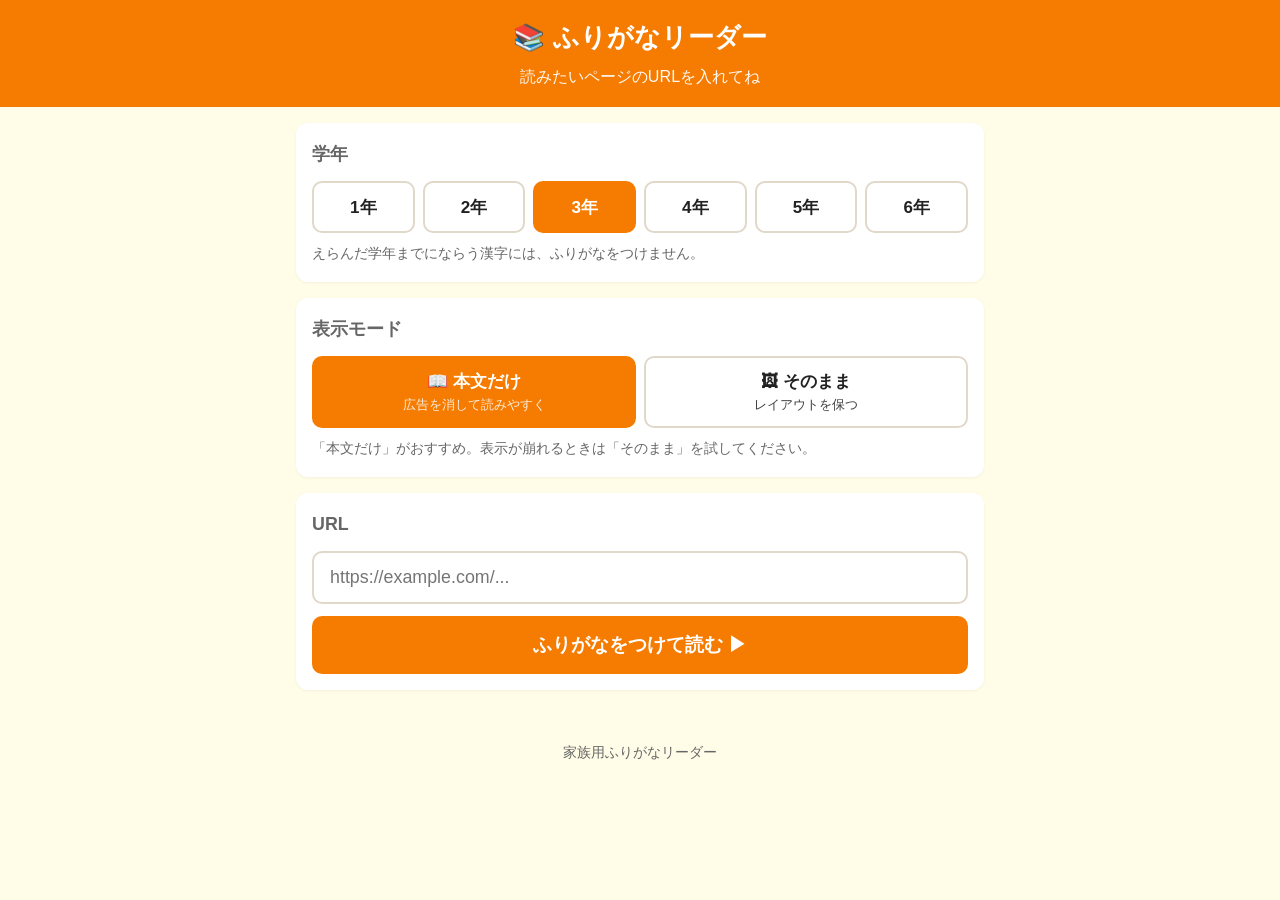
<file: index.html>
<!DOCTYPE html>
<html lang="ja">
<head>
  <meta charset="UTF-8">
  <meta name="viewport" content="width=device-width, initial-scale=1, viewport-fit=cover">
  <title>ふりがなリーダー</title>
  <link rel="manifest" href="./manifest.webmanifest">
  <meta name="theme-color" content="#f57c00">
  <meta name="apple-mobile-web-app-capable" content="yes">
  <meta name="apple-mobile-web-app-status-bar-style" content="default">
  <meta name="apple-mobile-web-app-title" content="ふりがな">
  <link rel="apple-touch-icon" href="./icons/icon-192.png">
  <link rel="icon" href="./icons/icon-192.png">
  <link rel="stylesheet" href="./css/style.css">
</head>
<body>
  <header class="app-header">
    <h1>📚 ふりがなリーダー</h1>
    <p class="subtitle">読みたいページのURLを入れてね</p>
  </header>

  <main>
    <section class="card">
      <h2 class="section-title">学年</h2>
      <div class="grade-row" id="grade-row" role="radiogroup" aria-label="学年">
        <button type="button" class="grade-btn" data-grade="1" role="radio">1年</button>
        <button type="button" class="grade-btn" data-grade="2" role="radio">2年</button>
        <button type="button" class="grade-btn" data-grade="3" role="radio">3年</button>
        <button type="button" class="grade-btn" data-grade="4" role="radio">4年</button>
        <button type="button" class="grade-btn" data-grade="5" role="radio">5年</button>
        <button type="button" class="grade-btn" data-grade="6" role="radio">6年</button>
      </div>
      <p class="hint">えらんだ学年までにならう漢字には、ふりがなをつけません。</p>
    </section>

    <section class="card">
      <h2 class="section-title">表示モード</h2>
      <div class="mode-row" id="mode-row" role="radiogroup" aria-label="表示モード">
        <button type="button" class="mode-btn" data-mode="extract" role="radio">
          <span class="mode-title">📖 本文だけ</span>
          <span class="mode-sub">広告を消して読みやすく</span>
        </button>
        <button type="button" class="mode-btn" data-mode="fullcopy" role="radio">
          <span class="mode-title">🖼 そのまま</span>
          <span class="mode-sub">レイアウトを保つ</span>
        </button>
      </div>
      <p class="hint">「本文だけ」がおすすめ。表示が崩れるときは「そのまま」を試してください。</p>
    </section>

    <section class="card">
      <h2 class="section-title">URL</h2>
      <form id="url-form">
        <input
          type="url"
          id="url-input"
          name="url"
          placeholder="https://example.com/..."
          autocomplete="url"
          inputmode="url"
          required>
        <button type="submit" class="primary-btn">
          ふりがなをつけて読む ▶
        </button>
      </form>
    </section>

    <section class="card" id="favorites-card" hidden>
      <h2 class="section-title">⭐ お気に入り</h2>
      <ul class="link-list" id="favorites-list"></ul>
    </section>

    <section class="card" id="history-card" hidden>
      <div class="card-header-row">
        <h2 class="section-title">🕐 さいきん見たページ</h2>
        <button type="button" class="text-btn" id="clear-history-btn" hidden>履歴を消す</button>
      </div>
      <ul class="link-list" id="history-list"></ul>
    </section>
  </main>

  <footer class="app-footer">
    <small>家族用ふりがなリーダー</small>
  </footer>

  <script src="./js/storage.js"></script>
  <script src="./js/app.js"></script>
  <script>
    if ('serviceWorker' in navigator) {
      window.addEventListener('load', () => {
        navigator.serviceWorker.register('./sw.js').catch((e) => console.warn('SW register failed:', e));
      });
    }
  </script>
</body>
</html>
</file>
<file: css/style.css>
:root {
  --bg: #fffde7;
  --card-bg: #ffffff;
  --text: #222;
  --muted: #666;
  --accent: #f57c00;
  --accent-bg: #fff3e0;
  --border: #e0d8c8;
  --error: #c62828;
}

* { box-sizing: border-box; }

html { font-size: 17px; -webkit-text-size-adjust: 100%; }

body {
  margin: 0;
  font-family: -apple-system, BlinkMacSystemFont, "Hiragino Sans", "Yu Gothic", "Meiryo", sans-serif;
  background: var(--bg);
  color: var(--text);
  line-height: 1.7;
  min-height: 100vh;
  padding: 0;
}

.app-header {
  background: var(--accent);
  color: white;
  padding: 16px 20px;
  text-align: center;
}
.app-header h1 {
  margin: 0;
  font-size: 1.5rem;
  font-weight: 700;
}
.app-header .subtitle {
  margin: 4px 0 0;
  font-size: 0.95rem;
  opacity: 0.95;
}

main {
  max-width: 720px;
  margin: 0 auto;
  padding: 16px;
}

.card {
  background: var(--card-bg);
  border-radius: 12px;
  padding: 16px;
  margin-bottom: 16px;
  box-shadow: 0 1px 3px rgba(0,0,0,0.05);
}

.section-title {
  margin: 0 0 12px;
  font-size: 1.05rem;
  font-weight: 700;
  color: var(--muted);
}

.hint {
  margin: 8px 0 0;
  font-size: 0.85rem;
  color: var(--muted);
}

.grade-row {
  display: flex;
  flex-wrap: wrap;
  gap: 8px;
}

.grade-btn {
  flex: 1 1 0;
  min-width: 56px;
  min-height: 52px;
  padding: 8px 4px;
  font-size: 1rem;
  font-weight: 700;
  background: white;
  color: var(--text);
  border: 2px solid var(--border);
  border-radius: 10px;
  cursor: pointer;
  transition: background 0.1s, color 0.1s, border-color 0.1s;
  -webkit-tap-highlight-color: transparent;
}
.grade-btn:hover { background: var(--accent-bg); }
.grade-btn.active {
  background: var(--accent);
  color: white;
  border-color: var(--accent);
}

/* === 表示モード切替 === */
.mode-row {
  display: flex;
  gap: 8px;
}
.mode-btn {
  flex: 1 1 0;
  display: flex;
  flex-direction: column;
  align-items: center;
  justify-content: center;
  gap: 4px;
  min-height: 72px;
  padding: 10px 8px;
  background: white;
  color: var(--text);
  border: 2px solid var(--border);
  border-radius: 10px;
  cursor: pointer;
  -webkit-tap-highlight-color: transparent;
}
.mode-btn:hover { background: var(--accent-bg); }
.mode-btn.active {
  background: var(--accent);
  color: white;
  border-color: var(--accent);
}
.mode-title {
  font-size: 1rem;
  font-weight: 700;
}
.mode-sub {
  font-size: 0.75rem;
  opacity: 0.85;
}

#url-form {
  display: flex;
  flex-direction: column;
  gap: 12px;
}

input[type="url"] {
  width: 100%;
  font-size: 1.05rem;
  padding: 14px 16px;
  border: 2px solid var(--border);
  border-radius: 10px;
  background: white;
  color: var(--text);
}
input[type="url"]:focus {
  outline: none;
  border-color: var(--accent);
}

.primary-btn {
  width: 100%;
  font-size: 1.1rem;
  font-weight: 700;
  padding: 16px;
  min-height: 56px;
  background: var(--accent);
  color: white;
  border: none;
  border-radius: 10px;
  cursor: pointer;
  -webkit-tap-highlight-color: transparent;
}
.primary-btn:active { opacity: 0.85; }
.primary-btn:disabled {
  background: #bbb;
  cursor: not-allowed;
}

.app-footer {
  text-align: center;
  padding: 16px;
  color: var(--muted);
}

/* === viewer.html 専用 === */
.viewer-header {
  display: flex;
  align-items: center;
  gap: 8px;
  background: var(--accent);
  color: white;
  padding: 12px 12px;
  position: sticky;
  top: 0;
  z-index: 10;
}
.viewer-header .icon-btn {
  background: rgba(255,255,255,0.18);
  border: none;
  color: white;
  font-size: 1.1rem;
  width: 40px;
  height: 40px;
  border-radius: 8px;
  cursor: pointer;
  flex-shrink: 0;
  -webkit-tap-highlight-color: transparent;
}
.viewer-header .icon-btn:active { opacity: 0.7; }
.viewer-header .title {
  flex: 1;
  font-size: 0.95rem;
  font-weight: 700;
  white-space: nowrap;
  overflow: hidden;
  text-overflow: ellipsis;
  margin: 0;
}
.viewer-header .icon-btn a {
  color: white;
  text-decoration: none;
  display: flex;
  align-items: center;
  justify-content: center;
  width: 100%;
  height: 100%;
}

.viewer-grade-row {
  background: white;
  padding: 10px 12px;
  border-bottom: 1px solid var(--border);
  position: sticky;
  top: 64px;
  z-index: 9;
  display: flex;
  gap: 6px;
  overflow-x: auto;
}
.viewer-grade-row .grade-btn {
  flex: 0 0 auto;
  min-width: 52px;
  min-height: 44px;
  padding: 6px 10px;
  font-size: 0.95rem;
}

.status {
  padding: 24px 16px;
  text-align: center;
  color: var(--muted);
}
.status.error { color: var(--error); }
.status .spinner {
  display: inline-block;
  width: 24px;
  height: 24px;
  border: 3px solid var(--border);
  border-top-color: var(--accent);
  border-radius: 50%;
  animation: spin 0.8s linear infinite;
  margin-right: 8px;
  vertical-align: middle;
}
@keyframes spin { to { transform: rotate(360deg); } }

.content {
  max-width: 720px;
  margin: 0 auto;
  padding: 16px 20px 60px;
  font-size: 1.15rem;
  line-height: 2.1;
  word-wrap: break-word;
}

.content-iframe {
  display: block;
  width: 100%;
  border: none;
  background: white;
  /* ヘッダー(64px) + 学年バー(64px) ぶん引いた高さで表示 */
  height: calc(100vh - 128px);
}
.content h1, .content h2, .content h3 {
  line-height: 1.5;
  margin-top: 1.4em;
  margin-bottom: 0.6em;
}
.content h1 { font-size: 1.4rem; }
.content h2 { font-size: 1.25rem; }
.content h3 { font-size: 1.1rem; }
.content p { margin: 1em 0; }
.content img { max-width: 100%; height: auto; border-radius: 8px; }
.content a { color: #1565c0; word-break: break-all; }
.content ul, .content ol { padding-left: 1.4em; }
.content table {
  display: block;
  overflow-x: auto;
  border-collapse: collapse;
  max-width: 100%;
}
.content th, .content td {
  border: 1px solid var(--border);
  padding: 6px 10px;
}
.content pre, .content code {
  background: #f5f5f5;
  padding: 2px 6px;
  border-radius: 4px;
  font-family: ui-monospace, SFMono-Regular, Menlo, monospace;
}
.content blockquote {
  border-left: 4px solid var(--accent);
  padding-left: 12px;
  margin: 1em 0;
  color: var(--muted);
}

/* === 履歴・お気に入りリスト === */
.card-header-row {
  display: flex;
  justify-content: space-between;
  align-items: center;
  gap: 8px;
}
.text-btn {
  font-size: 0.85rem;
  background: transparent;
  border: 1px solid var(--border);
  color: var(--muted);
  padding: 6px 10px;
  border-radius: 6px;
  min-height: 32px;
  cursor: pointer;
}
.text-btn:hover { background: var(--accent-bg); }

.link-list {
  list-style: none;
  margin: 0;
  padding: 0;
}
.link-item {
  display: flex;
  align-items: stretch;
  gap: 4px;
  border-top: 1px solid var(--border);
}
.link-item:first-child { border-top: none; }

.link-main {
  flex: 1;
  display: flex;
  flex-direction: column;
  padding: 12px 8px;
  text-decoration: none;
  color: var(--text);
  min-height: 56px;
  justify-content: center;
  -webkit-tap-highlight-color: rgba(245,124,0,0.15);
  border-radius: 6px;
}
.link-main:active { background: var(--accent-bg); }
.link-title {
  font-weight: 600;
  font-size: 1rem;
  line-height: 1.4;
  display: -webkit-box;
  -webkit-line-clamp: 2;
  -webkit-box-orient: vertical;
  overflow: hidden;
  word-break: break-word;
}
.link-sub {
  font-size: 0.8rem;
  color: var(--muted);
  margin-top: 2px;
  word-break: break-all;
  white-space: nowrap;
  overflow: hidden;
  text-overflow: ellipsis;
}

.link-action {
  flex: 0 0 auto;
  width: 44px;
  min-height: 44px;
  align-self: center;
  background: transparent;
  border: 1px solid transparent;
  border-radius: 8px;
  font-size: 1.1rem;
  cursor: pointer;
  color: var(--muted);
  -webkit-tap-highlight-color: transparent;
}
.link-action:hover { background: var(--accent-bg); border-color: var(--border); }

/* お気に入りボタン (viewerヘッダ内) */
#fav-btn.is-fav {
  background: rgba(255, 235, 100, 0.95);
  color: #f57c00;
}

/* viewerヘッダのアンカーアイコン */
.icon-btn-link {
  text-decoration: none;
  display: inline-flex;
  align-items: center;
  justify-content: center;
  background: rgba(255,255,255,0.18);
  color: white;
  font-size: 1.1rem;
  width: 40px;
  height: 40px;
  border-radius: 8px;
  flex-shrink: 0;
}
.icon-btn-link:active { opacity: 0.7; }

/* ふりがな表示 */
ruby {
  ruby-position: over;
  ruby-align: center;
}
rt {
  font-size: 0.55em;
  color: var(--muted);
  font-weight: normal;
  letter-spacing: 0;
}
/* 学習済み漢字: rt/rp を非表示にして通常テキスト風に */
ruby.learned rt,
ruby.learned rp {
  display: none;
}
</file>
